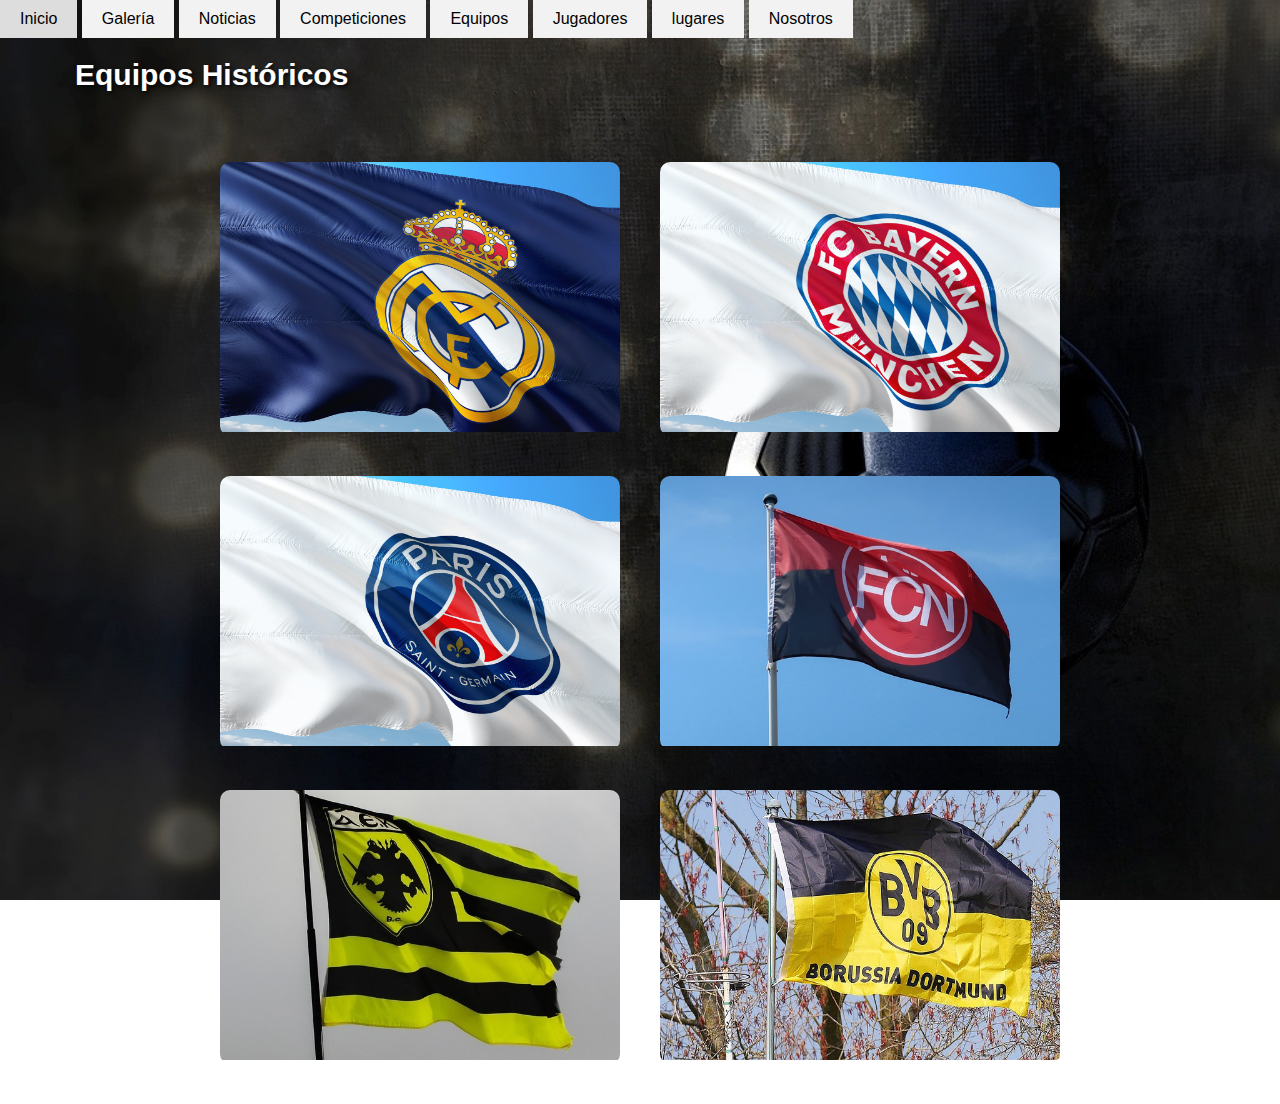
<file: src/main/resources/static/equipo.html>
<!DOCTYPE html>

<html>
    <head>
        <title>Equipos</title>
        <meta charset="UTF-8">
        <meta name="viewport" content="width=device-width, initial-scale=1.0">
        <link href="css/equipo.css" rel="stylesheet" type="text/css"/>
    </head>
    <body>
        <nav>
            <ul>
                <li><a href="index.html">Inicio</a></li>
                <li><a href="Galeria.html">Galería</a></li>
                <li><a href="noticias.html">Noticias</a></li>
                <li><a href="competiciones.html">Competiciones</a></li>
                <li><a href="equipo.html">Equipos</a></li>
                <li><a href="jugadores.html">Jugadores</a></li>
                <li><a href="lugares.html">lugares</a></li>
                <li><a href="Nosotros.html">Nosotros</a></li>
            </ul>
        </nav>
        <div class="titulo">
            <h1>Equipos Históricos</h1>
        </div>
        <section class="teams-section">
            <div class="team">
                <img src="img/equipo1.jpg" alt="Equipo 1">
                <div class="team-info">
                    <h3>Real Madrid</h3>
                    <p>El Real Madrid es uno de los clubes más exitosos en la historia del fútbol. Ha ganado numerosos títulos nacionales e internacionales 
                        y cuenta con una gran base de seguidores en todo el mundo.</p>
                </div>
            </div>
            <div class="team">
                <img src="img/equipo2.jpg" alt="Equipo 2">
                <div class="team-info">
                    <h3>Bayern Munich</h3>
                    <p>El Bayern Munich es conocido por su estilo de juego ofensivo y por haber tenido grandes figuras del fútbol en sus filas. Su estadio es 
                        uno de los más icónicos y siempre está lleno de apasionados fanáticos.</p>
                </div>
            </div>
            <div class="team">
                <img src="img/equipo3.jpg" alt="Equipo 3">
                <div class="team-info">
                    <h3>París Saint-Germain</h3>
                    <p>El París Saint-Germain es considerado uno de los mejores equipos de su país. Ha tenido una larga historia de éxitos y su enfoque en el desarrollo 
                        de jóvenes talentos lo ha convertido en una cantera de futbolistas de alto nivel.</p>
                </div>
            </div>
            <div class="team">
                <img src="img/equipo5.jpg" alt="Equipo 4">
                <div class="team-info">
                    <h3>Nurnberg</h3>
                    <p>El Nurnberg ha ganado múltiples campeonatos y ha sido reconocido por su juego táctico y disciplina. Sus seguidores son apasionados y 
                        siempre llenan el estadio en cada partido.</p>
                </div>
            </div>
            <div class="team">
                <img src="img/equipo6.jpg" alt="Equipo 5">
                <div class="team-info">
                    <h3>AEK Atenas</h3>
                    <p>El AEK Atenas es conocido por su estilo de juego ofensivo y habilidades técnicas excepcionales. Ha producido varios jugadores destacados
                        a lo largo de los años.</p>
                </div>
            </div>
            <div class="team">
                <img src="img/equipo7.jpg" alt="Equipo 6">
                <div class="team-info">
                    <h3>Borussia dortmund</h3>
                    <p>El Borussia dortmund es uno de los clubes más antiguos del país y tiene una rica historia en el fútbol. Ha ganado múltiples títulos de liga y ha 
                        tenido jugadores icónicos en su plantilla.</p>
                </div>
        </section>
    </body>
</html>
</file>
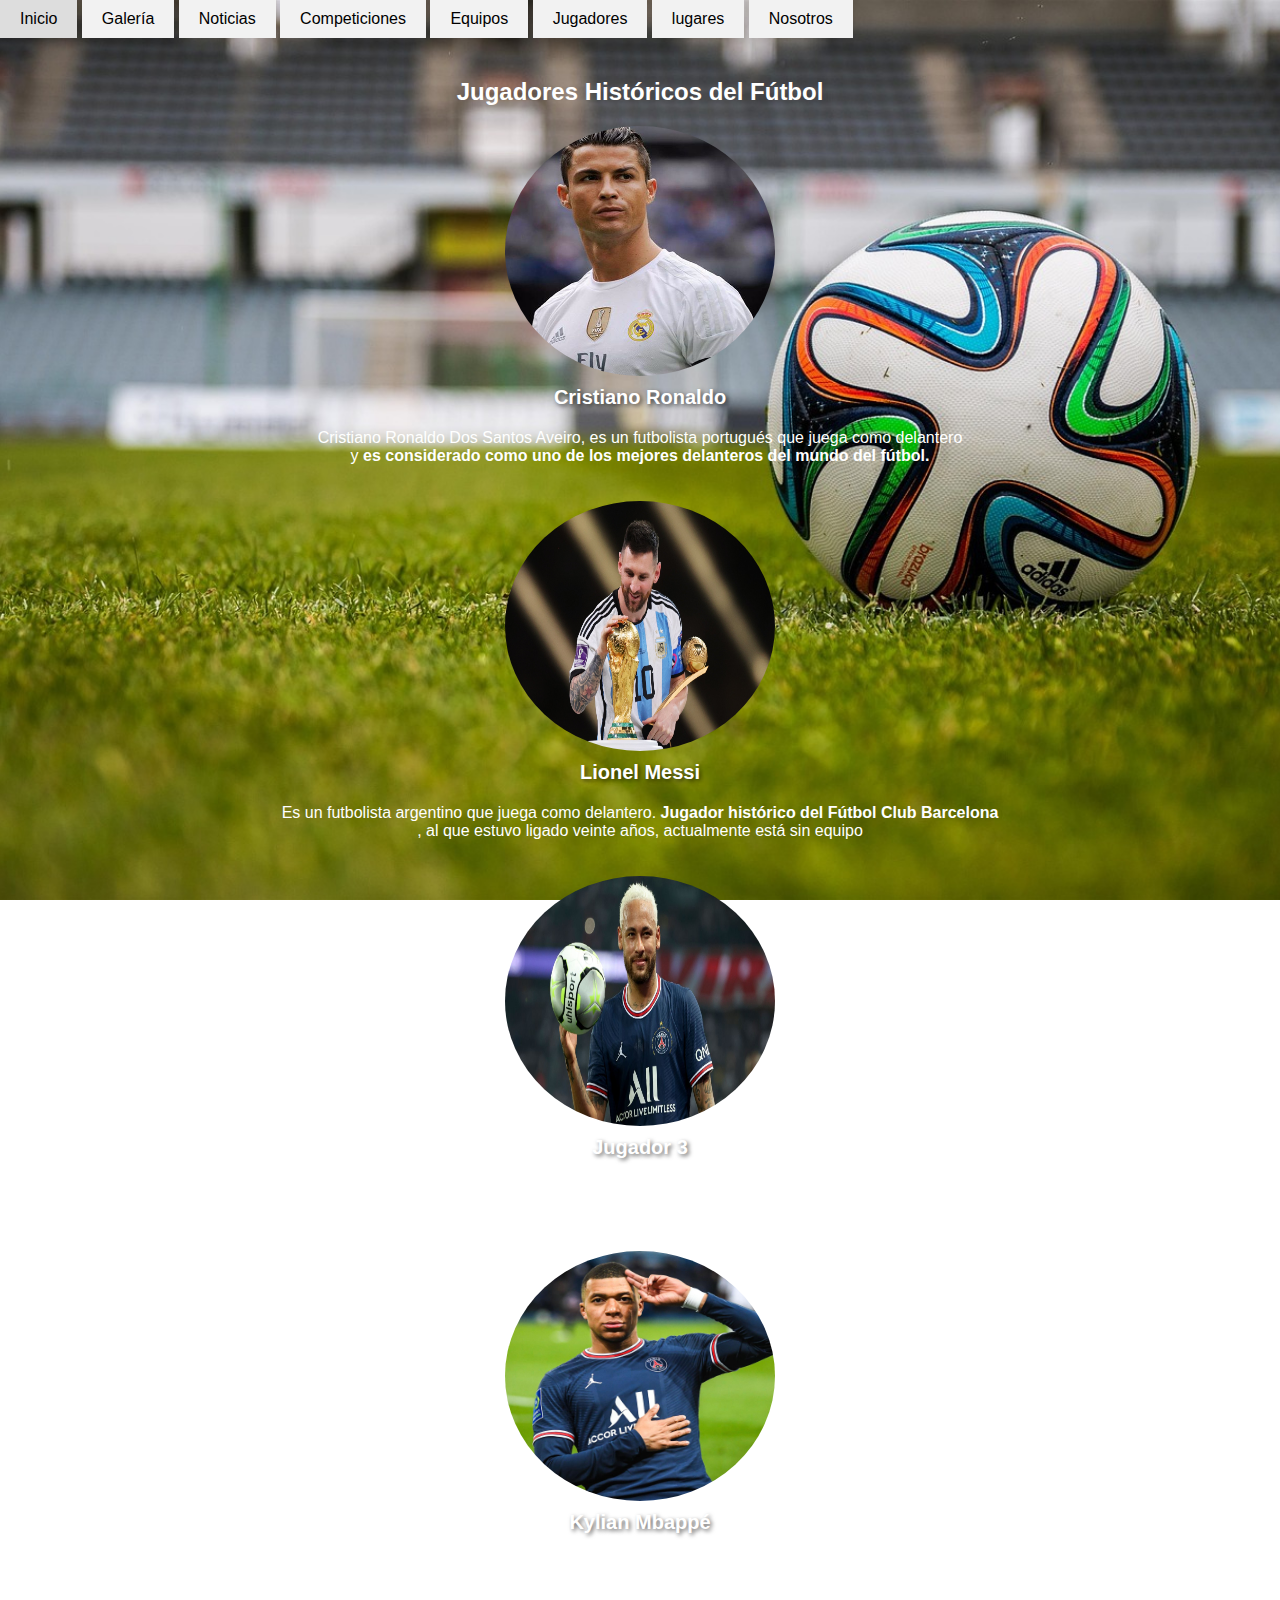
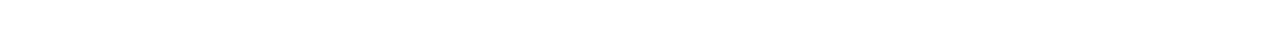
<file: src/main/resources/static/jugadores.html>
<!DOCTYPE html>

<html>
    <head>
        <title>Jugadores</title>
        <meta charset="UTF-8">
        <meta name="viewport" content="width=device-width, initial-scale=1.0">
        <link href="css/jugadores.css" rel="stylesheet" type="text/css"/>
    </head>
    <body>
        <nav>
            <ul>
                <li><a href="index.html">Inicio</a></li>
                <li><a href="Galeria.html">Galería</a></li>
                <li><a href="noticias.html">Noticias</a></li>
                <li><a href="competiciones.html">Competiciones</a></li>
                <li><a href="equipo.html">Equipos</a></li>
                <li><a href="jugadores.html">Jugadores</a></li>
                <li><a href="lugares.html">lugares</a></li>
                <li><a href="Nosotros.html">Nosotros</a></li>
            </ul>
        </nav>
        <section class="player-list-section">
            <h2>Jugadores Históricos del Fútbol</h2>
            <ol class="player-list">
                <li>
                    <img src="img/cr7.jpg" alt="Jugador 1">
                    <h3>Cristiano Ronaldo</h3>
                    <p>Cristiano Ronaldo Dos Santos Aveiro, es un futbolista portugués que 
                        juega como delantero <br>y <strong> es considerado como uno de los mejores delanteros del mundo del fútbol.</strong></p>
                </li>
                <li>
                    <img src="img/messi.jpeg" alt="Jugador 2">
                    <h3>Lionel Messi</h3>
                    <p>Es un futbolista argentino que juega como delantero. <strong>Jugador histórico del Fútbol Club Barcelona</strong><br>, al que estuvo 
                        ligado veinte años, actualmente está sin equipo</p>
                </li>
                <li>
                    <img src="img/ney.jpg" alt="Jugador 3">
                    <h3>Jugador 3</h3>
                    <p>Neymar da Silva Santos Júnior, conocido como Neymar Júnior o simplemente Neymar, es un futbolista brasileño<br> que juega como 
                        delantero en el <strong>Paris Saint-Germain F. C. de la Ligue 1 de Francia.</strong> </p>
                </li>
                <li>
                    <img src="img/mbappe.jpg" alt="Jugador 4">
                    <h3>Kylian Mbappé</h3>
                    <p>Es un futbolista francés que juega como delantero en el Paris Saint-Germain F. C. de la Ligue 1.<br> Comenzó su carrera con el AS Mónaco 
                        de la liga francesa,<strong> haciendo su debut profesional en 2015</strong></p>
                </li>
            </ol>
        </section>
    </body>
</html>
</file>
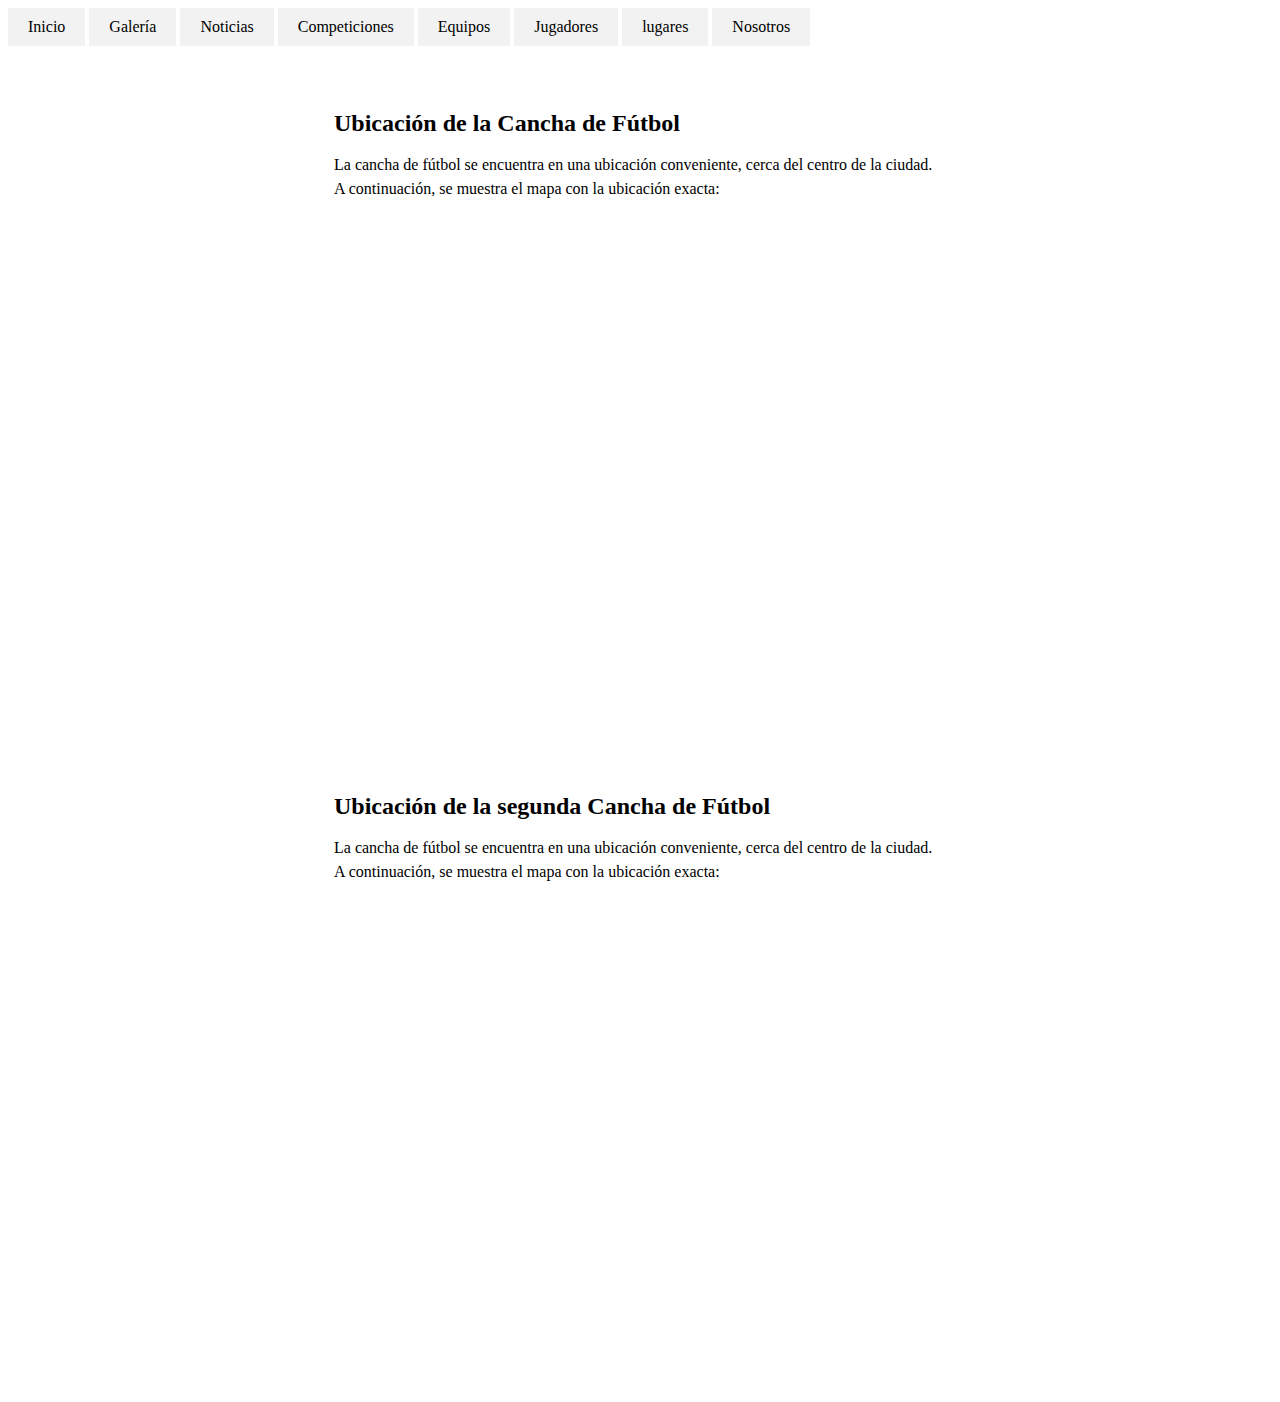
<file: src/main/resources/static/lugares.html>
<!DOCTYPE html>

<html>
    <head>
        <title>lugares</title>
        <meta charset="UTF-8">
        <meta name="viewport" content="width=device-width, initial-scale=1.0">
        <link href="css/lugares.css" rel="stylesheet" type="text/css"/>
    </head>
    <body>
        <nav>
            <ul>
                <li><a href="index.html">Inicio</a></li>
                <li><a href="Galeria.html">Galería</a></li>
                <li><a href="noticias.html">Noticias</a></li>
                <li><a href="competiciones.html">Competiciones</a></li>
                <li><a href="equipo.html">Equipos</a></li>
                <li><a href="jugadores.html">Jugadores</a></li>
                <li><a href="lugares.html">lugares</a></li>
                <li><a href="Nosotros.html">Nosotros</a></li>
            </ul>
        </nav>
        <section class="location-section">
        <div class="location-info">
            <h3>Ubicación de la Cancha de Fútbol</h3>
            <p>La cancha de fútbol se encuentra en una ubicación conveniente, cerca del centro de la ciudad. A continuación, se muestra el mapa con la ubicación exacta:</p>
        </div>
        <div class="location-map">
            <iframe src="https://www.google.com/maps/embed?pb=!1m18!1m12!1m3!1d15718.927388501781!2d-84.33041095635357!3d9.956254192349059!2m3!1f0!2f0!3f0!3m2!1i1024!2i768!4f13.1!3m3!1m2!1s0x8fa0568c3310e32f%3A0x3b6820d7f4499dd3!2sProvincia%20de%20Alajuela%2C%20Turr%C3%BAcares!5e0!3m2!1ses-419!2scr!4v1686089380494!5m2!1ses-419!2scr" width="800" height="550" style="border:0;" allowfullscreen="" loading="lazy" referrerpolicy="no-referrer-when-downgrade"></iframe>
        </div>
    </section>
        <br>
        <section class="location-section">
        <div class="location-info">
            <h3>Ubicación de la segunda Cancha de Fútbol</h3>
            <p>La cancha de fútbol se encuentra en una ubicación conveniente, cerca del centro de la ciudad. A continuación, se muestra el mapa con la ubicación exacta:</p>
        </div>
        <div class="location-map">
           <iframe src="https://www.google.com/maps/embed?pb=!1m18!1m12!1m3!1d3930.835478036496!2d-84.08764872275954!3d9.864166665054475!2m3!1f0!2f0!3f0!3m2!1i1024!2i768!4f13.1!3m3!1m2!1s0x8fa0e2bdaad387e1%3A0x20d08b5210de83df!2sEstadio%20ST%20Center!5e0!3m2!1ses-419!2scr!4v1686090839792!5m2!1ses-419!2scr" width="800" height="550" style="border:0;" allowfullscreen="" loading="lazy" referrerpolicy="no-referrer-when-downgrade"></iframe>
        </div>
    </section>
    </body>
</html>
</file>
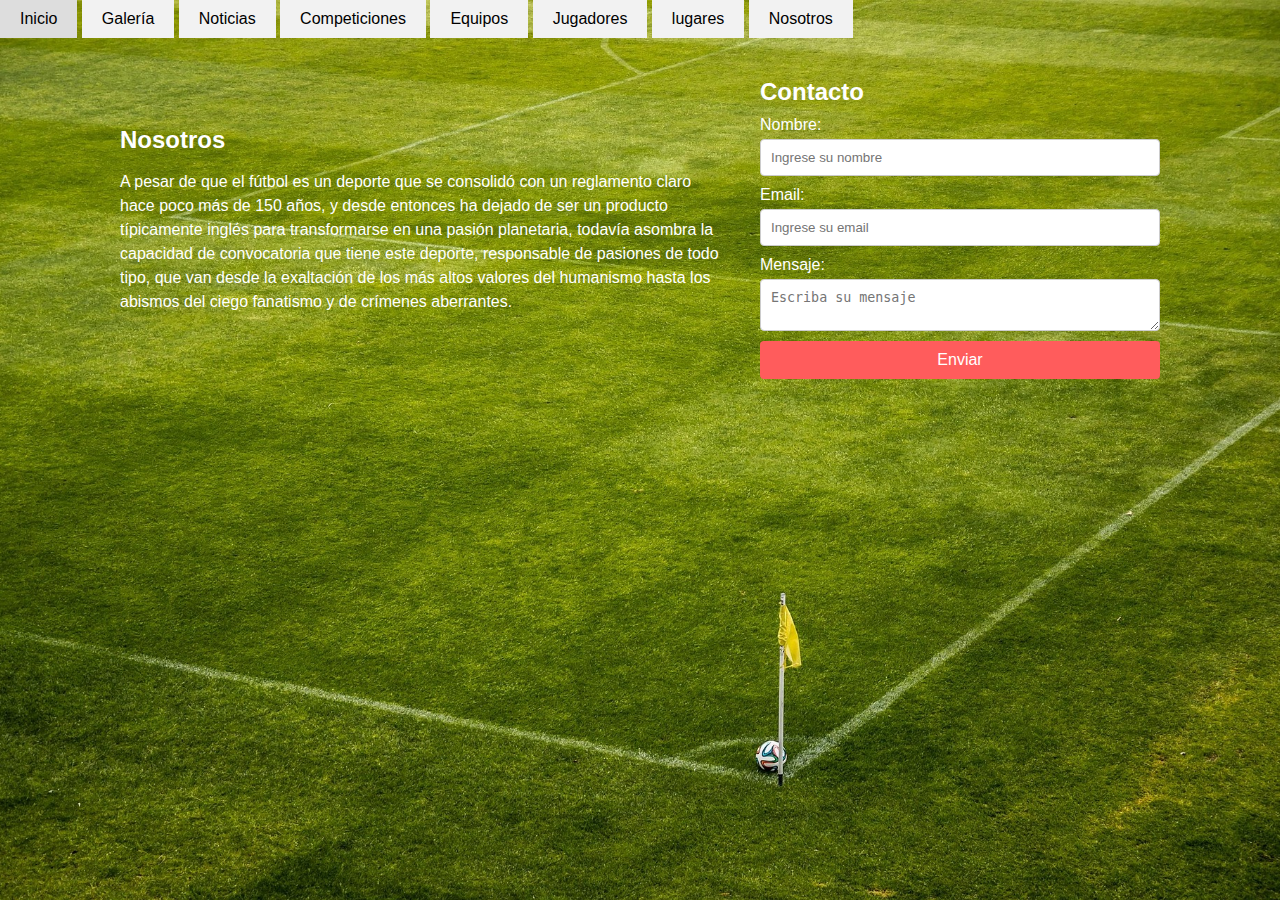
<file: src/main/resources/static/Nosotros.html>
<!DOCTYPE html>

<html>
    <head>
        <title>Nosotros</title>
        <meta charset="UTF-8">
        <meta name="viewport" content="width=device-width, initial-scale=1.0">
        <link href="css/Nosotros.css" rel="stylesheet" type="text/css"/>
    </head>
    <body>
        <nav>
            <ul>
                <li><a href="index.html">Inicio</a></li>
                <li><a href="Galeria.html">Galería</a></li>
                <li><a href="noticias.html">Noticias</a></li>
                <li><a href="competiciones.html">Competiciones</a></li>
                <li><a href="equipo.html">Equipos</a></li>
                <li><a href="jugadores.html">Jugadores</a></li>
                <li><a href="lugares.html">lugares</a></li>
                <li><a href="Nosotros.html">Nosotros</a></li>
            </ul>
        </nav>
        <section class="about-section">
        <div class="about-content">
            <h2>Nosotros</h2>
            <p>A pesar de que el fútbol es un deporte que se consolidó con un reglamento claro hace poco más de 150 años, y desde entonces ha dejado de 
                ser un producto típicamente inglés para transformarse en una pasión planetaria, todavía asombra la capacidad de convocatoria que tiene este 
                deporte, responsable de pasiones de todo tipo, que van desde la exaltación de los más altos valores del humanismo hasta los abismos del ciego 
                fanatismo y de crímenes aberrantes.</p>
        </div>
        <div class="contact-form">
            <h2>Contacto</h2>
            <form>
                <label for="name">Nombre:</label>
                <input type="text" id="name" name="name" placeholder="Ingrese su nombre" required>
                <label for="email">Email:</label>
                <input type="email" id="email" name="email" placeholder="Ingrese su email" required>
                <label for="message">Mensaje:</label>
                <textarea id="message" name="message" placeholder="Escriba su mensaje" required></textarea>
                <input type="submit" value="Enviar">
            </form>
        </div>
    </section>
    </body>
</html>
</file>
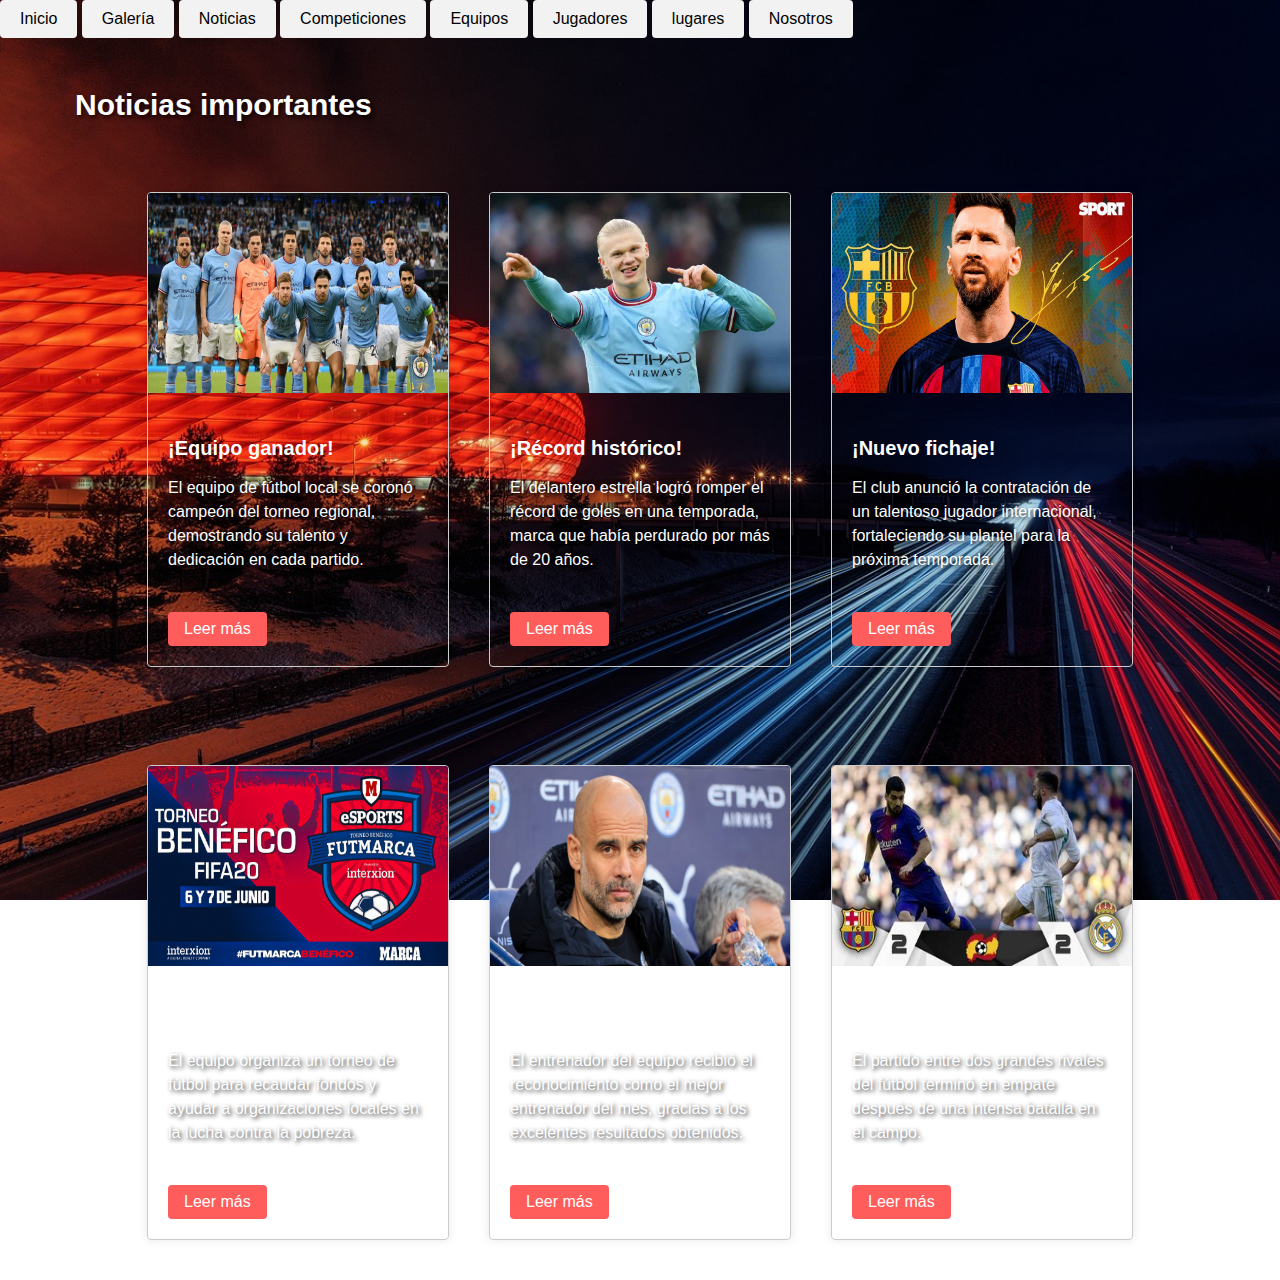
<file: src/main/resources/static/noticias.html>
<!DOCTYPE html>

<html>
    <head>
        <title>Noticias</title>
        <meta charset="UTF-8">
        <meta name="viewport" content="width=device-width, initial-scale=1.0">
        <link href="css/noticias.css" rel="stylesheet" type="text/css"/>
    </head>
    <body>
        <nav>
            <ul>
                <li><a href="index.html">Inicio</a></li>
                <li><a href="Galeria.html">Galería</a></li>
                <li><a href="noticias.html">Noticias</a></li>
                <li><a href="competiciones.html">Competiciones</a></li>
                <li><a href="equipo.html">Equipos</a></li>
                <li><a href="jugadores.html">Jugadores</a></li>
                <li><a href="lugares.html">lugares</a></li>
                <li><a href="Nosotros.html">Nosotros</a></li>
            </ul>
        </nav>
        <div class="titulo">
            <h1>Noticias importantes</h1>
        </div>
        <section class="news-section">
            <div class="news">
                <img src="img/noticia1.jpeg" alt="Noticia 1">
                <div class="news-info">
                    <h3>¡Equipo ganador!</h3>
                    <p>El equipo de fútbol local se coronó campeón del torneo regional, demostrando su talento y dedicación en cada partido.</p>
                    <a href="#">Leer más</a>
                </div>
            </div>
            <div class="news">
                <img src="img/noticia2.jpg" alt="Noticia 2">
                <div class="news-info">
                    <h3>¡Récord histórico!</h3>
                    <p>El delantero estrella logró romper el récord de goles en una temporada,  marca que había perdurado por más de 20 años.</p>
                    <a href="#">Leer más</a>
                </div>
            </div>
            <div class="news">
                <img src="img/noticia3.jpg" alt="Noticia 3">
                <div class="news-info">
                    <h3>¡Nuevo fichaje!</h3>
                    <p>El club anunció la contratación de un talentoso jugador internacional, fortaleciendo su plantel para la próxima temporada.</p>
                    <a href="#">Leer más</a>
                </div>
            </div>
        </section>
        <br>
        <section class="news-section">
            <div class="news">
                <img src="img/noticia4.jpg" alt="Noticia 4">
                <div class="news-info">
                    <h3>Torneo benéfico</h3>
                    <p>El equipo organiza un torneo de fútbol para recaudar fondos y ayudar a organizaciones locales en la lucha contra la pobreza.</p>
                    <a href="#">Leer más</a>
                </div>
            </div>
            <div class="news">
                <img src="img/noticia5.jpeg" alt="Noticia 5">
                <div class="news-info">
                    <h3>Entrenador del mes</h3>
                    <p>El entrenador del equipo recibió el reconocimiento como el mejor entrenador del mes, gracias a los excelentes resultados obtenidos.</p>
                    <a href="#">Leer más</a>
                </div>
            </div>
            <div class="news">
                <img src="img/noticia6.jpg" alt="Noticia 6">
                <div class="news-info">
                    <h3>Partido histórico</h3>
                    <p>El partido entre dos grandes rivales del fútbol terminó en empate después de una intensa batalla en el campo.</p>
                    <a href="#">Leer más</a>
                </div>
            </div>

        </section>
    </body>
</html>
</file>
<file: src/main/resources/static/css/equipo.css>
nav ul {
    list-style-type: none;
    margin: 0;
    padding: 0;
}

nav li {
    display: inline-block;
}

nav a {
    display: block;
    padding: 10px 20px;
    text-decoration: none;
    color: #000;
    background-color: #f2f2f2;
}

nav a:hover {
    background-color: #ddd;
}
body {
    background-image: url("../img/football-2833550_1280.jpg");
    height: 500px;
    background-size: cover;
    background-position: center;
    font-family: Arial, sans-serif;
    color: #fff;
    margin: 0;
    padding: 0;
    background-repeat: no-repeat;
    background-attachment : fixed;
}
h1 {
    font-size: 48px;
    margin-bottom: 30px;
    text-shadow: 2px 2px 4px rgba(0, 0, 0, 0.8);
    
}

p {
    font-size: 24px;
    margin-bottom: 40px;
    text-shadow: 2px 2px 4px rgba(0, 0, 0, 0.8);
}

.titulo h1{
    font-size: 30px;
    text-shadow: 2px 2px 4px rgba(0, 0, 0, 0.8);
    margin-top: 20px;
    margin-left: 75px;
}

.teams-section {
    display: flex;
    justify-content: center;
    align-items: center;
    flex-wrap: wrap;
    padding: 20px;
}

.team {
    position: relative;
    width: 400px;
    margin: 20px;
    overflow: hidden;
    border-radius: 10px;
}

.team img {
    width: 100%;
    height: 270px;
    transition: transform 0.3s ease;
}

.team:hover img {
    transform: scale(1.1);
}

.team-info {
    position: absolute;
    top: 0;
    left: 0;
    width: 100%;
    height: 100%;
    background-color: rgba(0, 0, 0, 0.7);
    color: #fff;
    padding: 2px;
    opacity: 0;
    transition: opacity 0.3s ease;

}

.team:hover .team-info {
    opacity: 1;
}

h3 {
    font-size: 20px;
    margin-bottom: 10px;
}

p {
    font-size: 16px;
    line-height: 1.5;
}
</file>
<file: src/main/resources/static/css/jugadores.css>
nav ul {
    list-style-type: none;
    margin: 0;
    padding: 0;
}

nav li {
    display: inline-block;
}

nav a {
    display: block;
    padding: 10px 20px;
    text-decoration: none;
    color: #000;
    background-color: #f2f2f2;
}

nav a:hover {
    background-color: #ddd;
}
body {
    background-image: url("../img/ball-488718_1280.jpg");
    height: 500px;
    background-size: cover;
    background-position: center;
    font-family: Arial, sans-serif;
    color: #fff;
    margin: 0;
    padding: 0;
    background-repeat: no-repeat;
    background-attachment : fixed;
}
h3 {
    font-size: 48px;
    margin-bottom: 10px;
    text-shadow: 2px 2px 4px rgba(0, 0, 0, 0.6);
}

p {
    font-size: 24px;
}
.player-list-section {
    text-align: center;
    padding: 20px;
}

.player-list {
    list-style-type: none;
    padding: 0;
}

.player-list li {
    margin-bottom: 20px;
    display: flex;
    flex-direction: column;
    align-items: center;
    text-align: center;
}

.player-list li img {
    width: 270px;
    height: 250px;
    border-radius: 50%;
}

.player-list li h3 {
    font-size: 20px;
    margin-top: 10px;
}

.player-list li p {
    font-size: 16px;
    margin-top: 10px;
}
</file>
<file: src/main/resources/static/css/lugares.css>
nav ul {
    list-style-type: none;
    margin: 0;
    padding: 0;
}

nav li {
    display: inline-block;
}

nav a {
    display: block;
    padding: 10px 20px;
    text-decoration: none;
    color: #000;
    background-color: #f2f2f2;
}

nav a:hover {
    background-color: #ddd;
}

.location-section {
    display: flex;
    justify-content: center;
    align-items: center;
    flex-wrap: wrap;
    padding: 20px;
}

.location-info {
    width: 50%;
    padding: 20px;
}

.location-info h3 {
    font-size: 24px;
    margin-bottom: 10px;
}

.location-info p {
    font-size: 16px;
    line-height: 1.5;
}

.location-map {
    width: 50%;
}

.location-map iframe {
    width: 100%;
    height: 450px;
    border: 0;
}
</file>
<file: src/main/resources/static/css/Nosotros.css>
nav ul {
    list-style-type: none;
    margin: 0;
    padding: 0;
}

nav li {
    display: inline-block;
}

nav a {
    display: block;
    padding: 10px 20px;
    text-decoration: none;
    color: #000;
    background-color: #f2f2f2;
}

nav a:hover {
    background-color: #ddd;
}
body {
    background-image: url("../img/the-ball-488709_1920.jpg");
    height: 500px;
    background-size: cover;
    background-position: center;
    font-family: Arial, sans-serif;
    color: #fff;
    margin: 0;
    padding: 0;
    background-repeat: no-repeat;
    background-attachment : fixed;
}
.about-section {
    display: flex;
    justify-content: center;
    align-items: center;
    flex-wrap: wrap;
    padding: 20px;
}

.about-content {
    flex: 1;
    max-width: 600px;
    margin-right: 40px;
}

.contact-form {
    flex: 1;
    max-width: 400px;
}

h2 {
    font-size: 24px;
    margin-bottom: 10px;
}

p {
    font-size: 16px;
    line-height: 1.5;
}

form {
    display: flex;
    flex-direction: column;
}

label {
    margin-bottom: 5px;
}

input[type="text"],
input[type="email"],
textarea {
    padding: 10px;
    margin-bottom: 10px;
    border: 1px solid #ccc;
    border-radius: 4px;
}

input[type="submit"] {
    padding: 10px 20px;
    background-color: #ff5c5c;
    color: #fff;
    font-size: 16px;
    border: none;
    border-radius: 4px;
    cursor: pointer;
}

input[type="submit"]:hover {
    background-color: #ff3d3d;
}
</file>
<file: src/main/resources/static/css/noticias.css>
nav ul {
    list-style-type: none;
    margin: 0;
    padding: 0;
}

nav li {
    display: inline-block;
}

nav a {
    display: block;
    padding: 10px 20px;
    text-decoration: none;
    color: #000;
    background-color: #f2f2f2;
}

nav a:hover {
    background-color: #ddd;
}
body {
    background-image: url("../img/football-stadium-3404535_1280.jpg");
    height: 500px;
    background-size: cover;
    background-position: center;
    font-family: Arial, sans-serif;
    color: #fff;
    margin: 0;
    padding: 0;
    background-repeat: no-repeat;
    background-attachment : fixed;
}

h1 {
    font-size: 48px;
    margin-bottom: 30px;
    text-shadow: 2px 2px 4px rgba(0, 0, 0, 0.8);
    
}

p {
    font-size: 24px;
    margin-bottom: 40px;
    text-shadow: 2px 2px 4px rgba(0, 0, 0, 0.8);
}

.titulo h1{
    font-size: 30px;
    text-shadow: 2px 2px 4px rgba(0, 0, 0, 0.8);
    margin-top: 50px;
    margin-left: 75px;
}

.news-section {
    display: flex;
    justify-content: center;
    align-items: center;
    flex-wrap: wrap;
    padding: 20px;
}

.news {
    width: 300px;
    margin: 20px;
    border: 1px solid #ccc;
    border-radius: 4px;
    overflow: hidden;
    box-shadow: 0 0 10px rgba(0, 0, 0, 0.1);
}

.news img {
    width: 100%;
    height: 200px;
}

.news-info {
    padding: 20px;
}

h3 {
    font-size: 20px;
    margin-bottom: 10px;
}

p {
    font-size: 16px;
    line-height: 1.5;
}

a {
    display: inline-block;
    padding: 8px 16px;
    background-color: #ff5c5c;
    color: #fff;
    text-decoration: none;
    border-radius: 4px;
    transition: background-color 0.3s ease;
}

a:hover {
    background-color: #ff3d3d;
}
</file>
